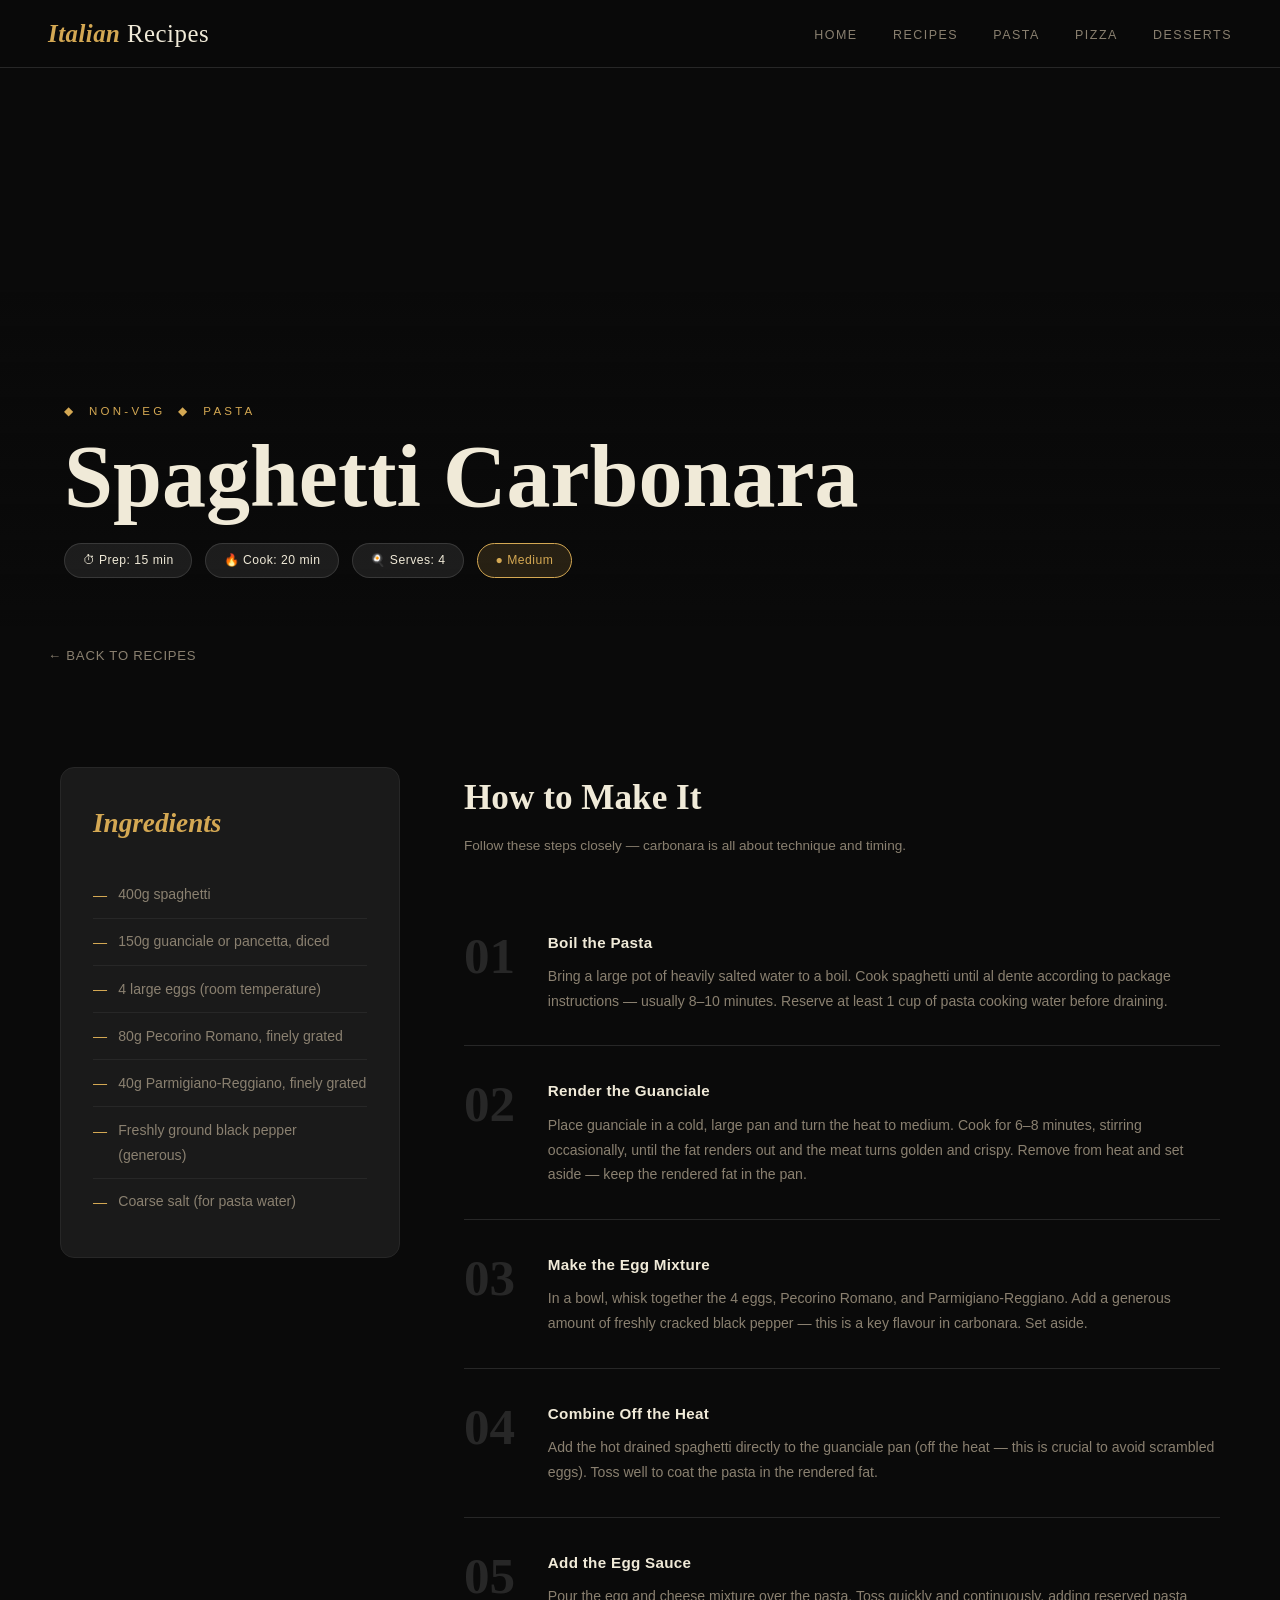
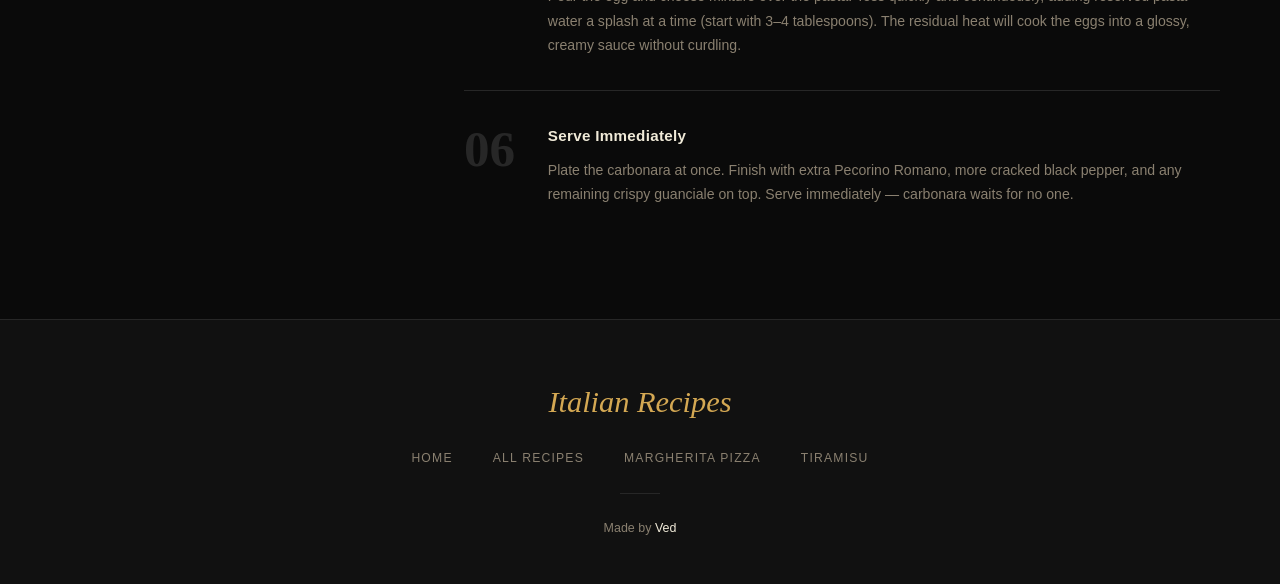
<file: recipe1.html>
<!DOCTYPE html>
<html>
    <head>
    <title>Spaghetti Carbonara — Italian Recipes</title>
    <link rel="stylesheet" href="css/styles.css">
    </head>
    <body>

        <nav class="navbar">
            <a href="index.html" class="nav-logo">Italian <span>Recipes</span></a>
            <ul class="nav-links">
            <li><a href="index.html">Home</a></li>
            <li><a href="index.html#recipes">Recipes</a></li>
            <li><a href="recipe1.html">Pasta</a></li>
            <li><a href="recipe2.html">Pizza</a></li>
            <li><a href="recipe3.html">Desserts</a></li>
            </ul>
        </nav>

        <header class="recipe-hero">
            <div class="recipe-hero-bg" style="background-image: url('https://images.unsplash.com/photo-1612874742237-6526221588e3?w=1600&auto=format&fit=crop');"></div>
            <div class="recipe-hero-overlay"></div>
            <div class="recipe-hero-content">
            <p class="recipe-eyebrow">&#9670;&nbsp; Non-Veg &nbsp;&#9670;&nbsp; Pasta</p>
            <h1 class="recipe-hero-title">Spaghetti Carbonara</h1>
            <div class="recipe-meta-row">
                <span class="meta-pill">&#9201; Prep: 15 min</span>
                <span class="meta-pill">&#128293; Cook: 20 min</span>
                <span class="meta-pill">&#127859; Serves: 4</span>
                <span class="meta-pill pill-gold">&#9679; Medium</span>
            </div>
            </div>
        </header>

        <a href="index.html" class="back-link">&larr; Back to Recipes</a>

        <section class="recipe-content">
            <div class="container">
            <div class="recipe-layout">

                <aside class="ingredients-box">
                <h2>Ingredients</h2>
                <ul>
                    <li>400g spaghetti</li>
                    <li>150g guanciale or pancetta, diced</li>
                    <li>4 large eggs (room temperature)</li>
                    <li>80g Pecorino Romano, finely grated</li>
                    <li>40g Parmigiano-Reggiano, finely grated</li>
                    <li>Freshly ground black pepper (generous)</li>
                    <li>Coarse salt (for pasta water)</li>
                </ul>
                </aside>

                <!-- INSTRUCTIONS -->
                <div class="instructions">
                <div class="instructions-header">
                    <h2>How to Make It</h2>
                    <p>Follow these steps closely — carbonara is all about technique and timing.</p>
                </div>

                <div class="step">
                    <div class="step-num">01</div>
                    <div class="step-body">
                    <h3>Boil the Pasta</h3>
                    <p>Bring a large pot of heavily salted water to a boil. Cook spaghetti until al dente according to package instructions — usually 8–10 minutes. Reserve at least 1 cup of pasta cooking water before draining.</p>
                    </div>
                </div>

                <div class="step">
                    <div class="step-num">02</div>
                    <div class="step-body">
                    <h3>Render the Guanciale</h3>
                    <p>Place guanciale in a cold, large pan and turn the heat to medium. Cook for 6–8 minutes, stirring occasionally, until the fat renders out and the meat turns golden and crispy. Remove from heat and set aside — keep the rendered fat in the pan.</p>
                    </div>
                </div>

                <div class="step">
                    <div class="step-num">03</div>
                    <div class="step-body">
                    <h3>Make the Egg Mixture</h3>
                    <p>In a bowl, whisk together the 4 eggs, Pecorino Romano, and Parmigiano-Reggiano. Add a generous amount of freshly cracked black pepper — this is a key flavour in carbonara. Set aside.</p>
                    </div>
                </div>

                <div class="step">
                    <div class="step-num">04</div>
                    <div class="step-body">
                    <h3>Combine Off the Heat</h3>
                    <p>Add the hot drained spaghetti directly to the guanciale pan (off the heat — this is crucial to avoid scrambled eggs). Toss well to coat the pasta in the rendered fat.</p>
                    </div>
                </div>

                <div class="step">
                    <div class="step-num">05</div>
                    <div class="step-body">
                    <h3>Add the Egg Sauce</h3>
                    <p>Pour the egg and cheese mixture over the pasta. Toss quickly and continuously, adding reserved pasta water a splash at a time (start with 3–4 tablespoons). The residual heat will cook the eggs into a glossy, creamy sauce without curdling.</p>
                    </div>
                </div>

                <div class="step">
                    <div class="step-num">06</div>
                    <div class="step-body">
                    <h3>Serve Immediately</h3>
                    <p>Plate the carbonara at once. Finish with extra Pecorino Romano, more cracked black pepper, and any remaining crispy guanciale on top. Serve immediately — carbonara waits for no one.</p>
                    </div>
                </div>

                </div>
            </div>
            </div>
        </section>

        <footer>
            <div class="footer-logo">Italian Recipes</div>
            <div class="footer-links">
            <a href="index.html">Home</a>
            <a href="index.html#recipes">All Recipes</a>
            <a href="recipe2.html">Margherita Pizza</a>
            <a href="recipe3.html">Tiramisu</a>
            </div>
            <div class="footer-divider"></div>
            <p>Made by <strong>Ved</strong></p>
        </footer>
    </body>
</html>
</file>
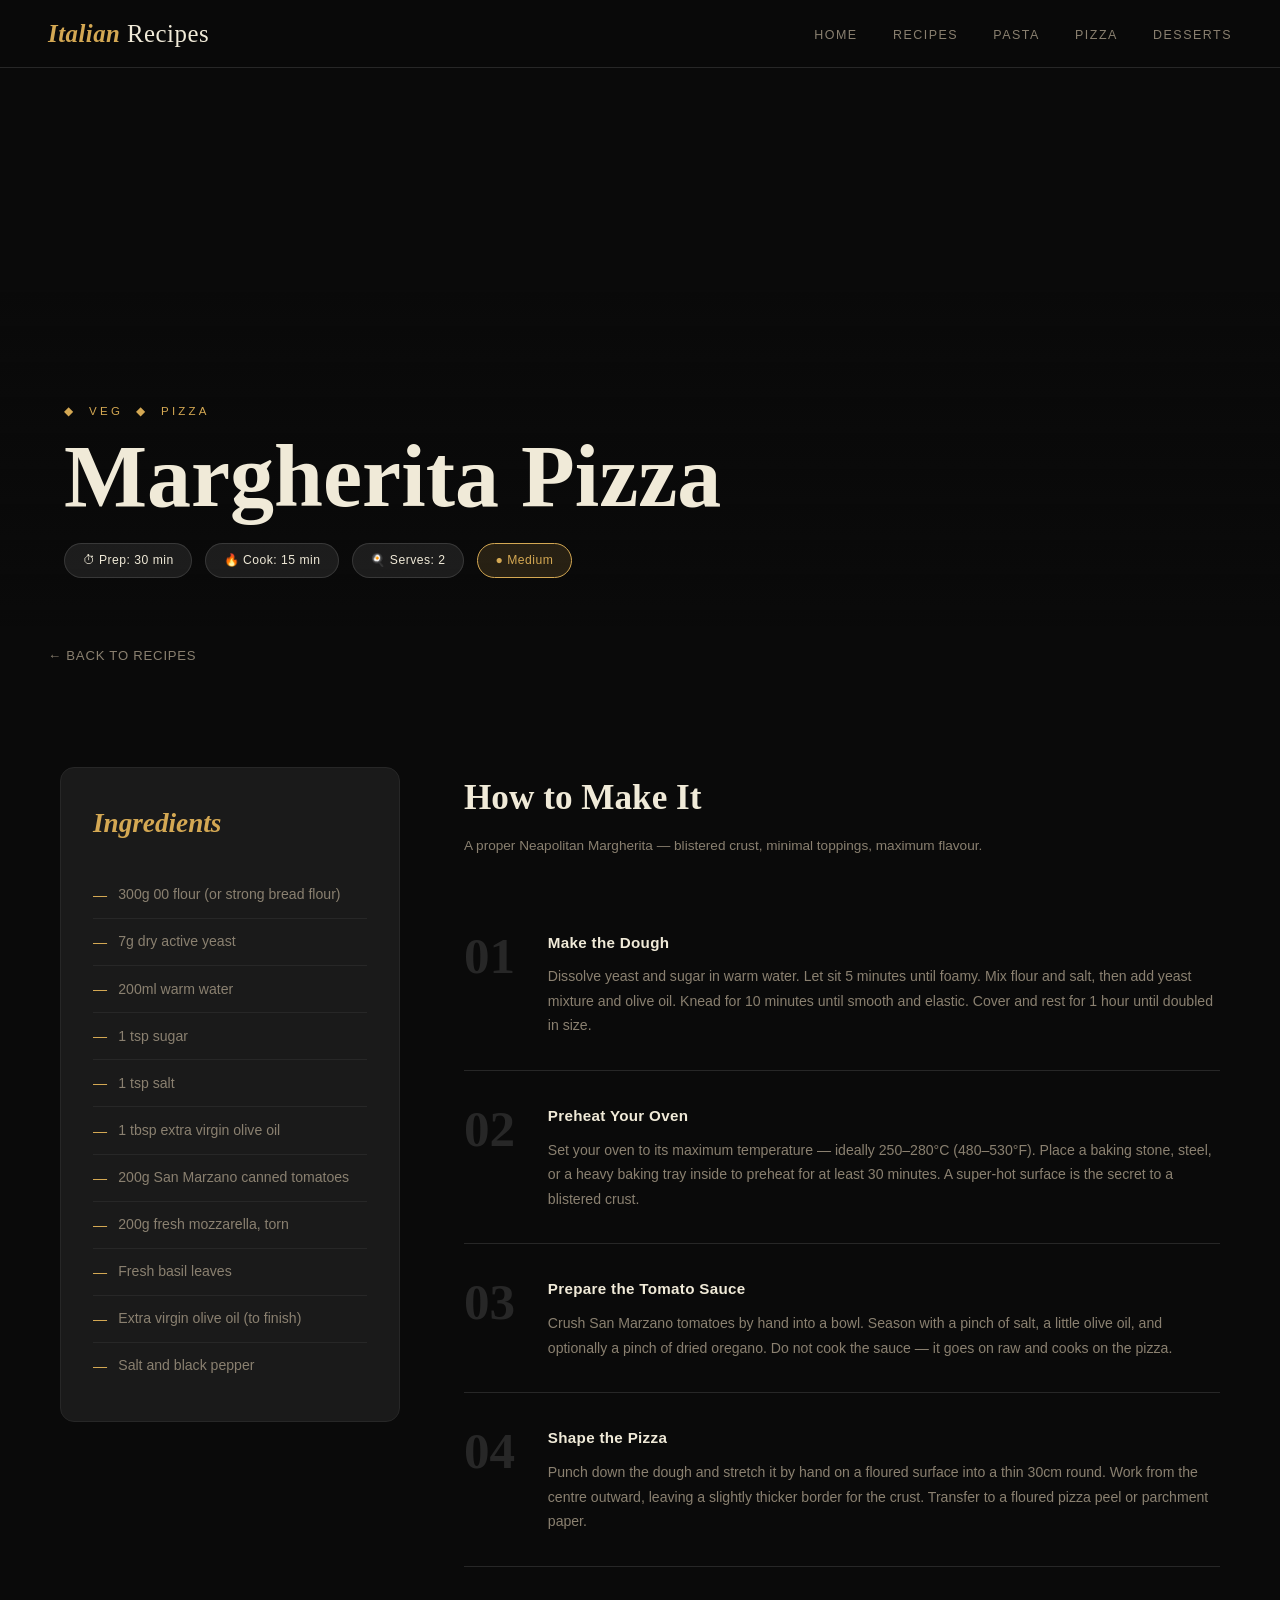
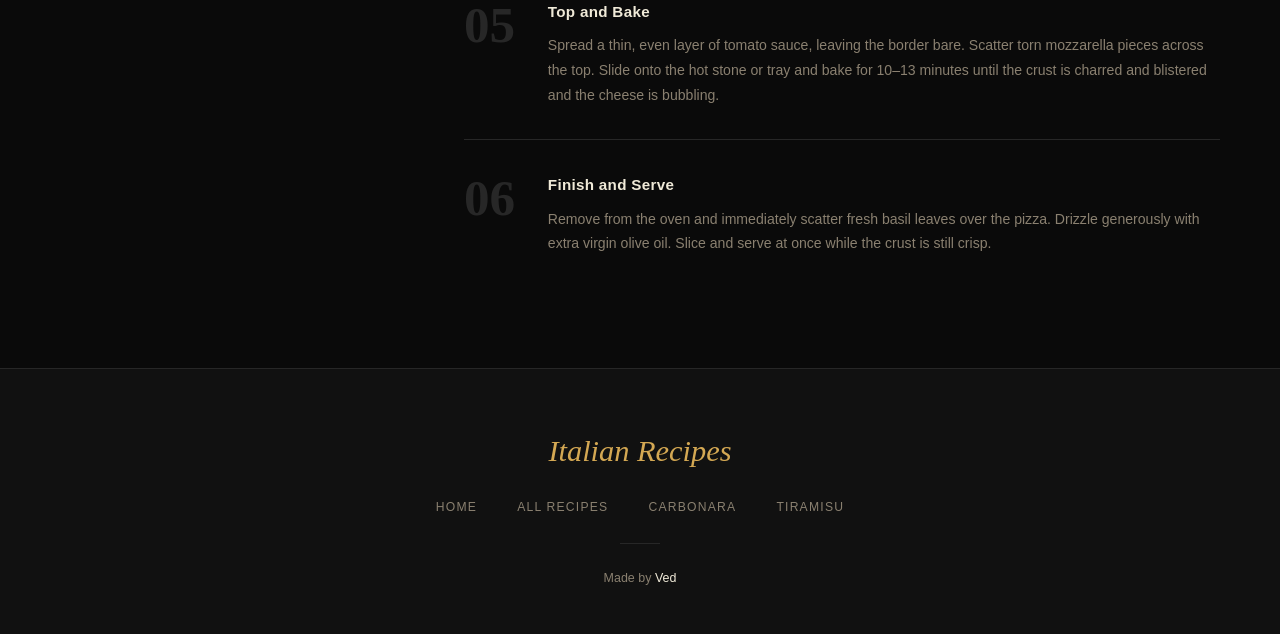
<file: recipe2.html>
<!DOCTYPE html>
<html>
    <head>
        <title>Margherita Pizza — Italian Recipes</title>
        <link rel="stylesheet" href="css/styles.css">
    </head>

    <body>

        <nav class="navbar">
            <a href="index.html" class="nav-logo">Italian <span>Recipes</span></a>
            <ul class="nav-links">
            <li><a href="index.html">Home</a></li>
            <li><a href="index.html#recipes">Recipes</a></li>
            <li><a href="recipe1.html">Pasta</a></li>
            <li><a href="recipe2.html">Pizza</a></li>
            <li><a href="recipe3.html">Desserts</a></li>
            </ul>
        </nav>

        <header class="recipe-hero">
            <div class="recipe-hero-bg" style="background-image: url('https://images.unsplash.com/photo-1565299624946-b28f40a0ae38?w=1600&auto=format&fit=crop');"></div>
            <div class="recipe-hero-overlay"></div>
            <div class="recipe-hero-content">
            <p class="recipe-eyebrow">&#9670;&nbsp; Veg &nbsp;&#9670;&nbsp; Pizza</p>
            <h1 class="recipe-hero-title">Margherita Pizza</h1>
            <div class="recipe-meta-row">
                <span class="meta-pill">&#9201; Prep: 30 min</span>
                <span class="meta-pill">&#128293; Cook: 15 min</span>
                <span class="meta-pill">&#127859; Serves: 2</span>
                <span class="meta-pill pill-gold">&#9679; Medium</span>
            </div>
            </div>
        </header>

        <a href="index.html" class="back-link">&larr; Back to Recipes</a>

        <section class="recipe-content">
            <div class="container">
            <div class="recipe-layout">

                <aside class="ingredients-box">
                <h2>Ingredients</h2>
                <ul>
                    <li>300g 00 flour (or strong bread flour)</li>
                    <li>7g dry active yeast</li>
                    <li>200ml warm water</li>
                    <li>1 tsp sugar</li>
                    <li>1 tsp salt</li>
                    <li>1 tbsp extra virgin olive oil</li>
                    <li>200g San Marzano canned tomatoes</li>
                    <li>200g fresh mozzarella, torn</li>
                    <li>Fresh basil leaves</li>
                    <li>Extra virgin olive oil (to finish)</li>
                    <li>Salt and black pepper</li>
                </ul>
                </aside>

                <div class="instructions">
                <div class="instructions-header">
                    <h2>How to Make It</h2>
                    <p>A proper Neapolitan Margherita — blistered crust, minimal toppings, maximum flavour.</p>
                </div>

                <div class="step">
                    <div class="step-num">01</div>
                    <div class="step-body">
                    <h3>Make the Dough</h3>
                    <p>Dissolve yeast and sugar in warm water. Let sit 5 minutes until foamy. Mix flour and salt, then add yeast mixture and olive oil. Knead for 10 minutes until smooth and elastic. Cover and rest for 1 hour until doubled in size.</p>
                    </div>
                </div>

                <div class="step">
                    <div class="step-num">02</div>
                    <div class="step-body">
                    <h3>Preheat Your Oven</h3>
                    <p>Set your oven to its maximum temperature — ideally 250–280°C (480–530°F). Place a baking stone, steel, or a heavy baking tray inside to preheat for at least 30 minutes. A super-hot surface is the secret to a blistered crust.</p>
                    </div>
                </div>

                <div class="step">
                    <div class="step-num">03</div>
                    <div class="step-body">
                    <h3>Prepare the Tomato Sauce</h3>
                    <p>Crush San Marzano tomatoes by hand into a bowl. Season with a pinch of salt, a little olive oil, and optionally a pinch of dried oregano. Do not cook the sauce — it goes on raw and cooks on the pizza.</p>
                    </div>
                </div>

                <div class="step">
                    <div class="step-num">04</div>
                    <div class="step-body">
                    <h3>Shape the Pizza</h3>
                    <p>Punch down the dough and stretch it by hand on a floured surface into a thin 30cm round. Work from the centre outward, leaving a slightly thicker border for the crust. Transfer to a floured pizza peel or parchment paper.</p>
                    </div>
                </div>

                <div class="step">
                    <div class="step-num">05</div>
                    <div class="step-body">
                    <h3>Top and Bake</h3>
                    <p>Spread a thin, even layer of tomato sauce, leaving the border bare. Scatter torn mozzarella pieces across the top. Slide onto the hot stone or tray and bake for 10–13 minutes until the crust is charred and blistered and the cheese is bubbling.</p>
                    </div>
                </div>

                <div class="step">
                    <div class="step-num">06</div>
                    <div class="step-body">
                    <h3>Finish and Serve</h3>
                    <p>Remove from the oven and immediately scatter fresh basil leaves over the pizza. Drizzle generously with extra virgin olive oil. Slice and serve at once while the crust is still crisp.</p>
                    </div>
                </div>

                </div>
            </div>
            </div>
        </section>

        <footer>
            <div class="footer-logo">Italian Recipes</div>
            <div class="footer-links">
            <a href="index.html">Home</a>
            <a href="index.html#recipes">All Recipes</a>
            <a href="recipe1.html">Carbonara</a>
            <a href="recipe3.html">Tiramisu</a>
            </div>
            <div class="footer-divider"></div>
            <p>Made by <strong>Ved</strong></p>
        </footer>

    </body>
</html>
</file>
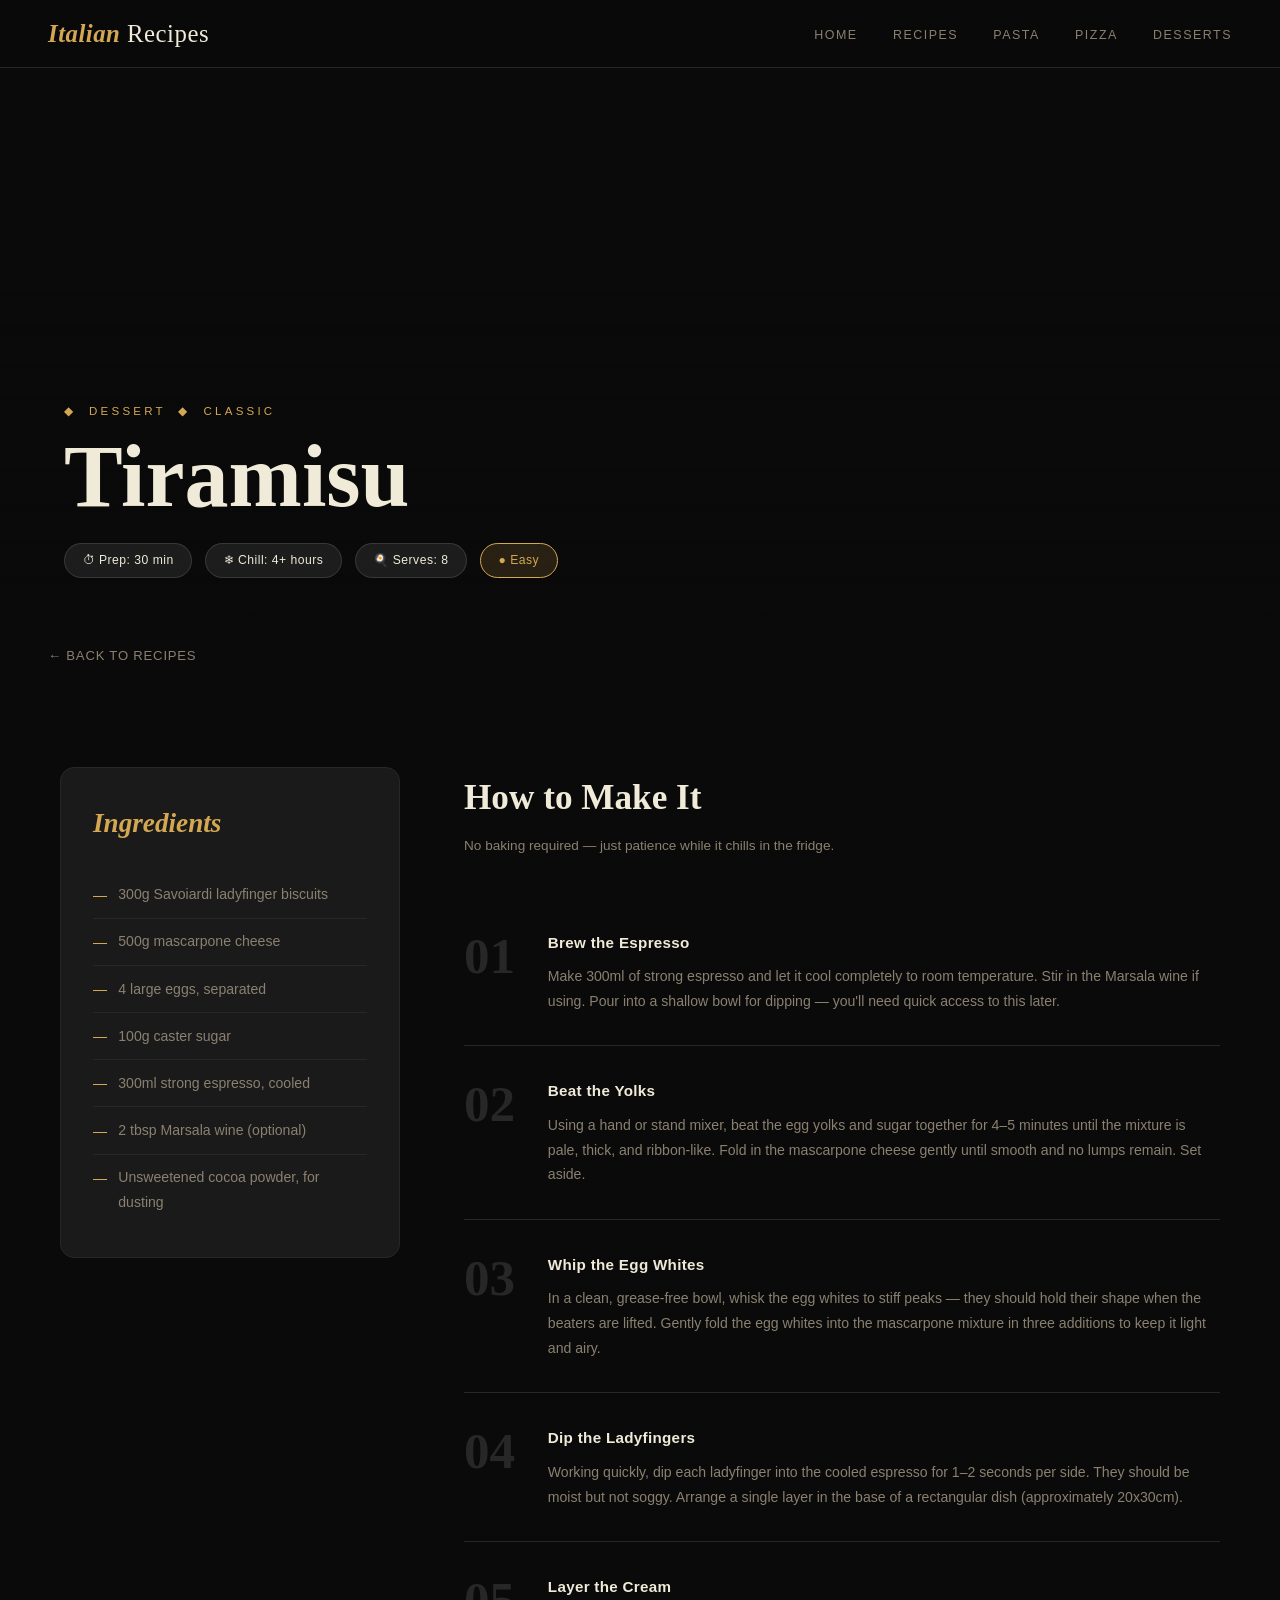
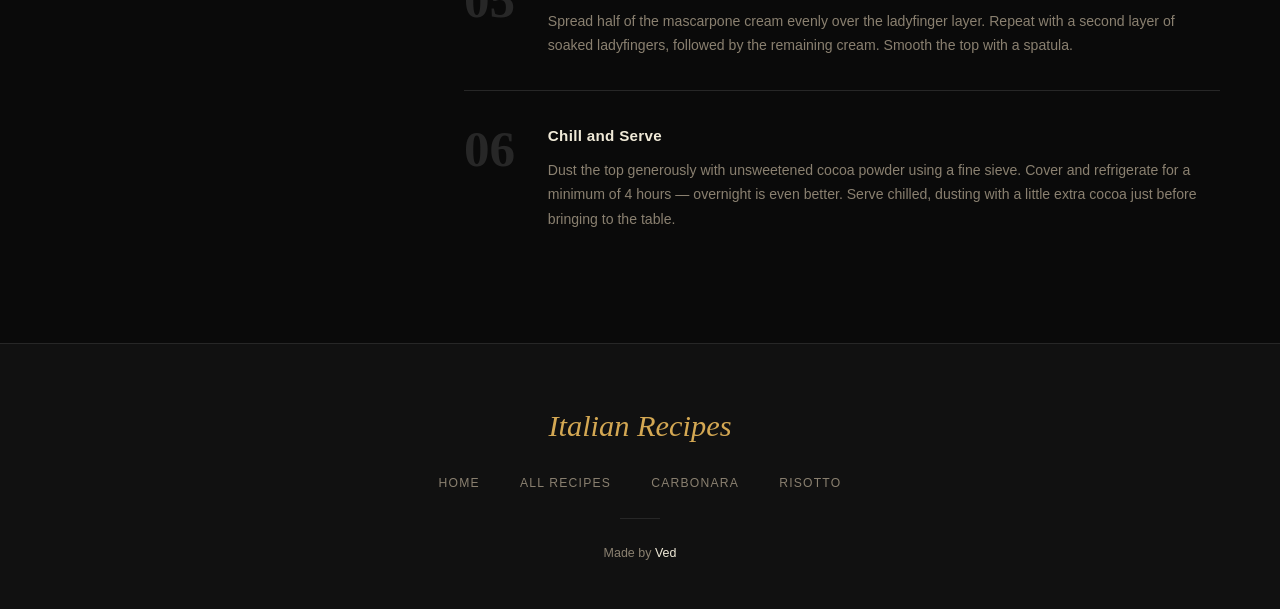
<file: recipe3.html>
<!DOCTYPE html>
    <html>
        <head>
            <title>Tiramisu — Italian Recipes</title>
            <link rel="stylesheet" href="css/styles.css">
        </head>
        <body>

            <nav class="navbar">
                <a href="index.html" class="nav-logo">Italian <span>Recipes</span></a>
                <ul class="nav-links">
                <li><a href="index.html">Home</a></li>
                <li><a href="index.html#recipes">Recipes</a></li>
                <li><a href="recipe1.html">Pasta</a></li>
                <li><a href="recipe2.html">Pizza</a></li>
                <li><a href="recipe3.html">Desserts</a></li>
                </ul>
            </nav>

            <header class="recipe-hero">
                <div class="recipe-hero-bg" style="background-image: url('https://images.unsplash.com/photo-1571877227200-a0d98ea607e9?w=1600&auto=format&fit=crop');"></div>
                <div class="recipe-hero-overlay"></div>
                <div class="recipe-hero-content">
                <p class="recipe-eyebrow">&#9670;&nbsp; Dessert &nbsp;&#9670;&nbsp; Classic</p>
                <h1 class="recipe-hero-title">Tiramisu</h1>
                <div class="recipe-meta-row">
                    <span class="meta-pill">&#9201; Prep: 30 min</span>
                    <span class="meta-pill">&#10052; Chill: 4+ hours</span>
                    <span class="meta-pill">&#127859; Serves: 8</span>
                    <span class="meta-pill pill-gold">&#9679; Easy</span>
                </div>
                </div>
            </header>

            <a href="index.html" class="back-link">&larr; Back to Recipes</a>

            <section class="recipe-content">
                <div class="container">
                <div class="recipe-layout">

                    <aside class="ingredients-box">
                    <h2>Ingredients</h2>
                    <ul>
                        <li>300g Savoiardi ladyfinger biscuits</li>
                        <li>500g mascarpone cheese</li>
                        <li>4 large eggs, separated</li>
                        <li>100g caster sugar</li>
                        <li>300ml strong espresso, cooled</li>
                        <li>2 tbsp Marsala wine (optional)</li>
                        <li>Unsweetened cocoa powder, for dusting</li>
                    </ul>
                    </aside>

                    <div class="instructions">
                    <div class="instructions-header">
                        <h2>How to Make It</h2>
                        <p>No baking required — just patience while it chills in the fridge.</p>
                    </div>

                    <div class="step">
                        <div class="step-num">01</div>
                        <div class="step-body">
                        <h3>Brew the Espresso</h3>
                        <p>Make 300ml of strong espresso and let it cool completely to room temperature. Stir in the Marsala wine if using. Pour into a shallow bowl for dipping — you'll need quick access to this later.</p>
                        </div>
                    </div>

                    <div class="step">
                        <div class="step-num">02</div>
                        <div class="step-body">
                        <h3>Beat the Yolks</h3>
                        <p>Using a hand or stand mixer, beat the egg yolks and sugar together for 4–5 minutes until the mixture is pale, thick, and ribbon-like. Fold in the mascarpone cheese gently until smooth and no lumps remain. Set aside.</p>
                        </div>
                    </div>

                    <div class="step">
                        <div class="step-num">03</div>
                        <div class="step-body">
                        <h3>Whip the Egg Whites</h3>
                        <p>In a clean, grease-free bowl, whisk the egg whites to stiff peaks — they should hold their shape when the beaters are lifted. Gently fold the egg whites into the mascarpone mixture in three additions to keep it light and airy.</p>
                        </div>
                    </div>

                    <div class="step">
                        <div class="step-num">04</div>
                        <div class="step-body">
                        <h3>Dip the Ladyfingers</h3>
                        <p>Working quickly, dip each ladyfinger into the cooled espresso for 1–2 seconds per side. They should be moist but not soggy. Arrange a single layer in the base of a rectangular dish (approximately 20x30cm).</p>
                        </div>
                    </div>

                    <div class="step">
                        <div class="step-num">05</div>
                        <div class="step-body">
                        <h3>Layer the Cream</h3>
                        <p>Spread half of the mascarpone cream evenly over the ladyfinger layer. Repeat with a second layer of soaked ladyfingers, followed by the remaining cream. Smooth the top with a spatula.</p>
                        </div>
                    </div>

                    <div class="step">
                        <div class="step-num">06</div>
                        <div class="step-body">
                        <h3>Chill and Serve</h3>
                        <p>Dust the top generously with unsweetened cocoa powder using a fine sieve. Cover and refrigerate for a minimum of 4 hours — overnight is even better. Serve chilled, dusting with a little extra cocoa just before bringing to the table.</p>
                        </div>
                    </div>

                    </div>
                </div>
                </div>
            </section>

            <footer>
                <div class="footer-logo">Italian Recipes</div>
                <div class="footer-links">
                <a href="index.html">Home</a>
                <a href="index.html#recipes">All Recipes</a>
                <a href="recipe1.html">Carbonara</a>
                <a href="recipe4.html">Risotto</a>
                </div>
                <div class="footer-divider"></div>
                <p>Made by <strong>Ved</strong></p>
            </footer>

        </body>
    </html>
</file>
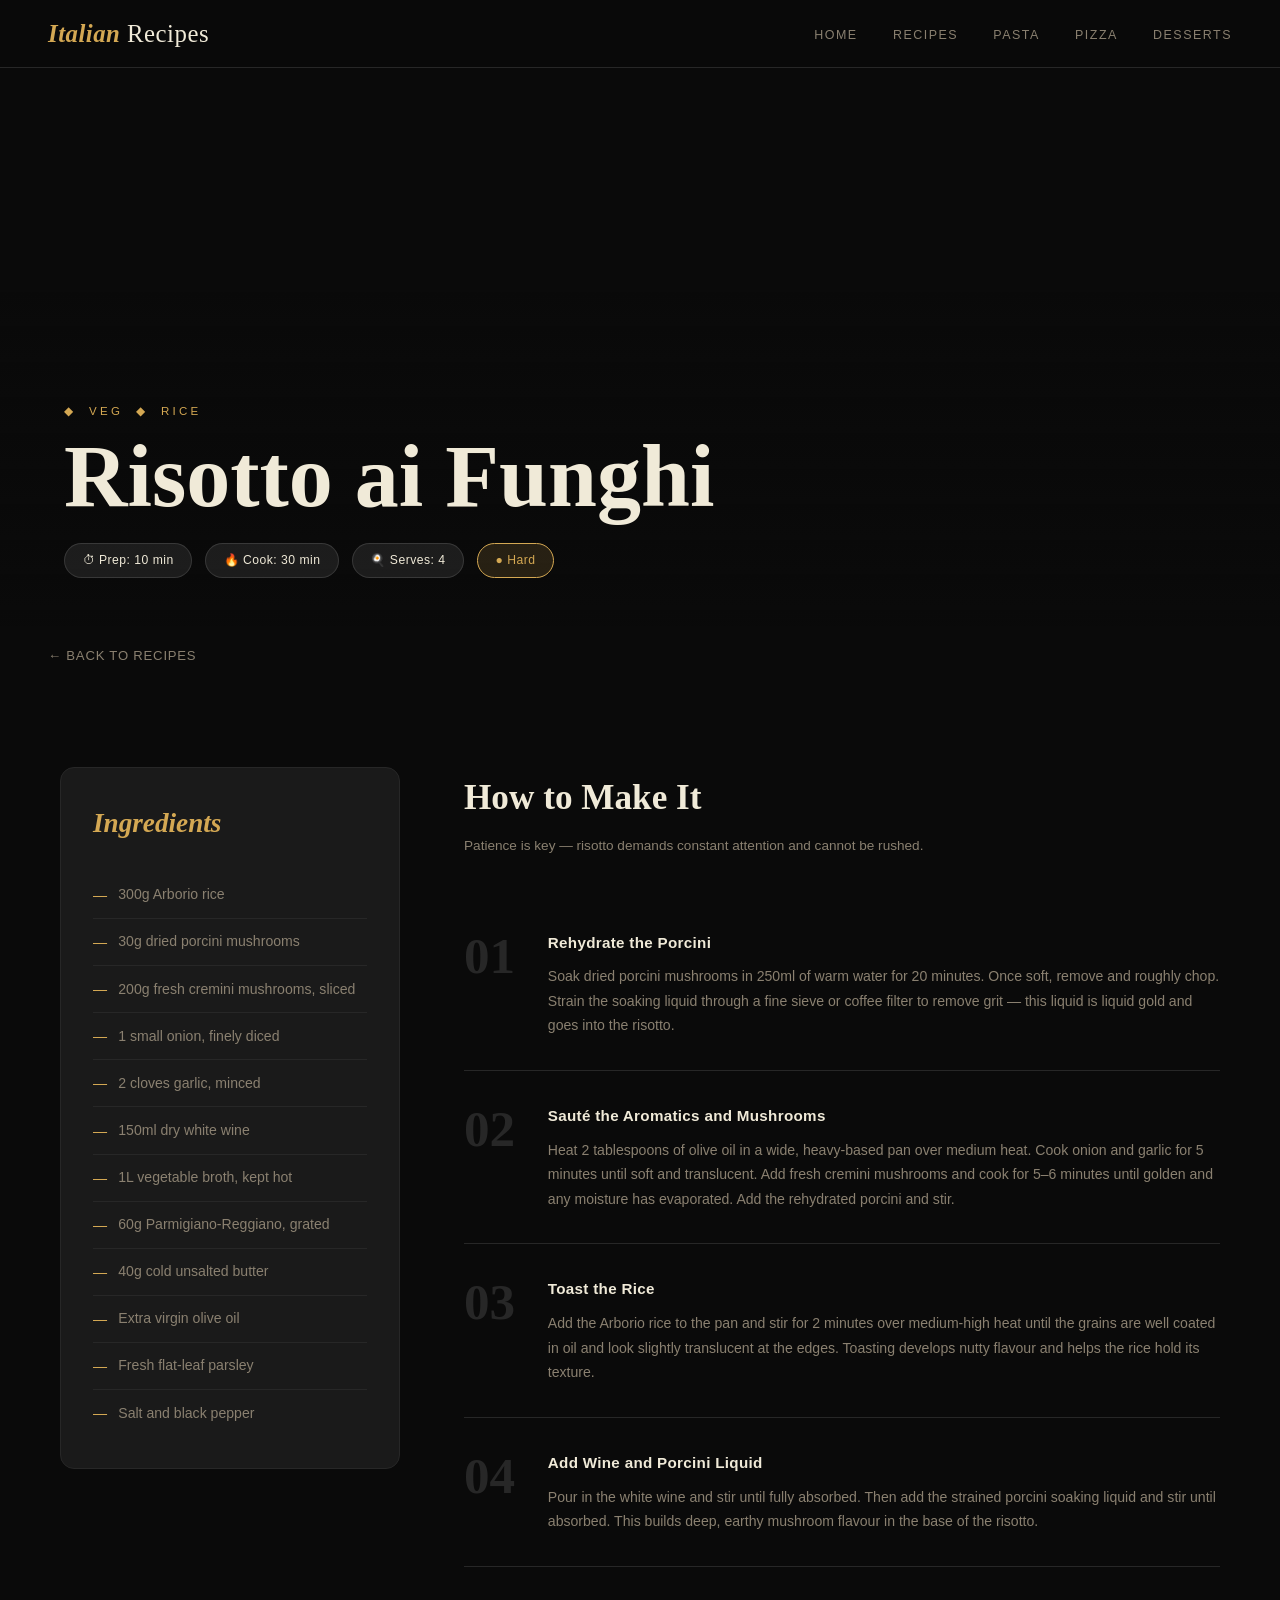
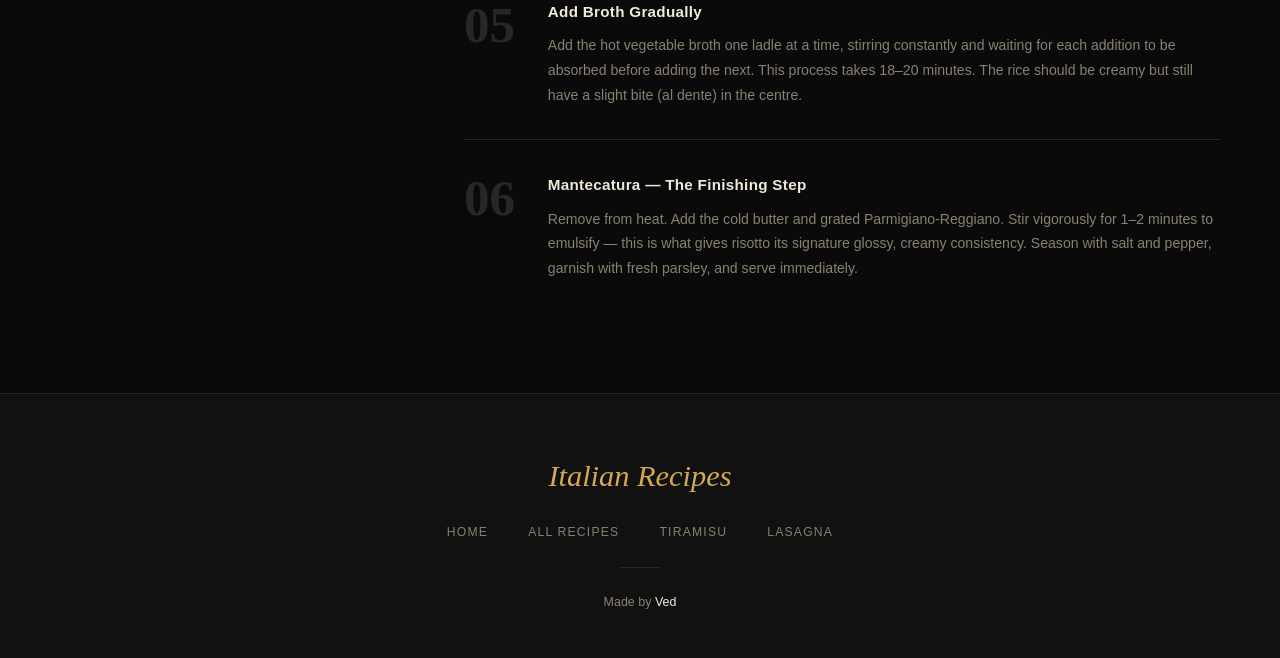
<file: recipe4.html>
<!DOCTYPE html>
<html>
    <head>
      <title>Risotto ai Funghi — Italian Recipes</title>
      <link rel="stylesheet" href="css/styles.css">
    </head>
    <body>

      <nav class="navbar">
        <a href="index.html" class="nav-logo">Italian <span>Recipes</span></a>
        <ul class="nav-links">
          <li><a href="index.html">Home</a></li>
          <li><a href="index.html#recipes">Recipes</a></li>
          <li><a href="recipe1.html">Pasta</a></li>
          <li><a href="recipe2.html">Pizza</a></li>
          <li><a href="recipe3.html">Desserts</a></li>
        </ul>
      </nav>

      <header class="recipe-hero">
        <div class="recipe-hero-bg" style="background-image: url('https://images.unsplash.com/photo-1476124369491-e7addf5db371?w=1600&auto=format&fit=crop');"></div>
        <div class="recipe-hero-overlay"></div>
        <div class="recipe-hero-content">
          <p class="recipe-eyebrow">&#9670;&nbsp; Veg &nbsp;&#9670;&nbsp; Rice</p>
          <h1 class="recipe-hero-title">Risotto ai Funghi</h1>
          <div class="recipe-meta-row">
            <span class="meta-pill">&#9201; Prep: 10 min</span>
            <span class="meta-pill">&#128293; Cook: 30 min</span>
            <span class="meta-pill">&#127859; Serves: 4</span>
            <span class="meta-pill pill-gold">&#9679; Hard</span>
          </div>
        </div>
      </header>

      <a href="index.html" class="back-link">&larr; Back to Recipes</a>

      <section class="recipe-content">
        <div class="container">
          <div class="recipe-layout">

            <aside class="ingredients-box">
              <h2>Ingredients</h2>
              <ul>
                <li>300g Arborio rice</li>
                <li>30g dried porcini mushrooms</li>
                <li>200g fresh cremini mushrooms, sliced</li>
                <li>1 small onion, finely diced</li>
                <li>2 cloves garlic, minced</li>
                <li>150ml dry white wine</li>
                <li>1L vegetable broth, kept hot</li>
                <li>60g Parmigiano-Reggiano, grated</li>
                <li>40g cold unsalted butter</li>
                <li>Extra virgin olive oil</li>
                <li>Fresh flat-leaf parsley</li>
                <li>Salt and black pepper</li>
              </ul>
            </aside>

            <div class="instructions">
              <div class="instructions-header">
                <h2>How to Make It</h2>
                <p>Patience is key — risotto demands constant attention and cannot be rushed.</p>
              </div>

              <div class="step">
                <div class="step-num">01</div>
                <div class="step-body">
                  <h3>Rehydrate the Porcini</h3>
                  <p>Soak dried porcini mushrooms in 250ml of warm water for 20 minutes. Once soft, remove and roughly chop. Strain the soaking liquid through a fine sieve or coffee filter to remove grit — this liquid is liquid gold and goes into the risotto.</p>
                </div>
              </div>

              <div class="step">
                <div class="step-num">02</div>
                <div class="step-body">
                  <h3>Sauté the Aromatics and Mushrooms</h3>
                  <p>Heat 2 tablespoons of olive oil in a wide, heavy-based pan over medium heat. Cook onion and garlic for 5 minutes until soft and translucent. Add fresh cremini mushrooms and cook for 5–6 minutes until golden and any moisture has evaporated. Add the rehydrated porcini and stir.</p>
                </div>
              </div>

              <div class="step">
                <div class="step-num">03</div>
                <div class="step-body">
                  <h3>Toast the Rice</h3>
                  <p>Add the Arborio rice to the pan and stir for 2 minutes over medium-high heat until the grains are well coated in oil and look slightly translucent at the edges. Toasting develops nutty flavour and helps the rice hold its texture.</p>
                </div>
              </div>

              <div class="step">
                <div class="step-num">04</div>
                <div class="step-body">
                  <h3>Add Wine and Porcini Liquid</h3>
                  <p>Pour in the white wine and stir until fully absorbed. Then add the strained porcini soaking liquid and stir until absorbed. This builds deep, earthy mushroom flavour in the base of the risotto.</p>
                </div>
              </div>

              <div class="step">
                <div class="step-num">05</div>
                <div class="step-body">
                  <h3>Add Broth Gradually</h3>
                  <p>Add the hot vegetable broth one ladle at a time, stirring constantly and waiting for each addition to be absorbed before adding the next. This process takes 18–20 minutes. The rice should be creamy but still have a slight bite (al dente) in the centre.</p>
                </div>
              </div>

              <div class="step">
                <div class="step-num">06</div>
                <div class="step-body">
                  <h3>Mantecatura — The Finishing Step</h3>
                  <p>Remove from heat. Add the cold butter and grated Parmigiano-Reggiano. Stir vigorously for 1–2 minutes to emulsify — this is what gives risotto its signature glossy, creamy consistency. Season with salt and pepper, garnish with fresh parsley, and serve immediately.</p>
                </div>
              </div>

            </div>
          </div>
        </div>
      </section>

      <footer>
        <div class="footer-logo">Italian Recipes</div>
        <div class="footer-links">
          <a href="index.html">Home</a>
          <a href="index.html#recipes">All Recipes</a>
          <a href="recipe3.html">Tiramisu</a>
          <a href="recipe5.html">Lasagna</a>
        </div>
        <div class="footer-divider"></div>
        <p>Made by <strong>Ved</strong></p>
      </footer>

    </body>
</html>
</file>
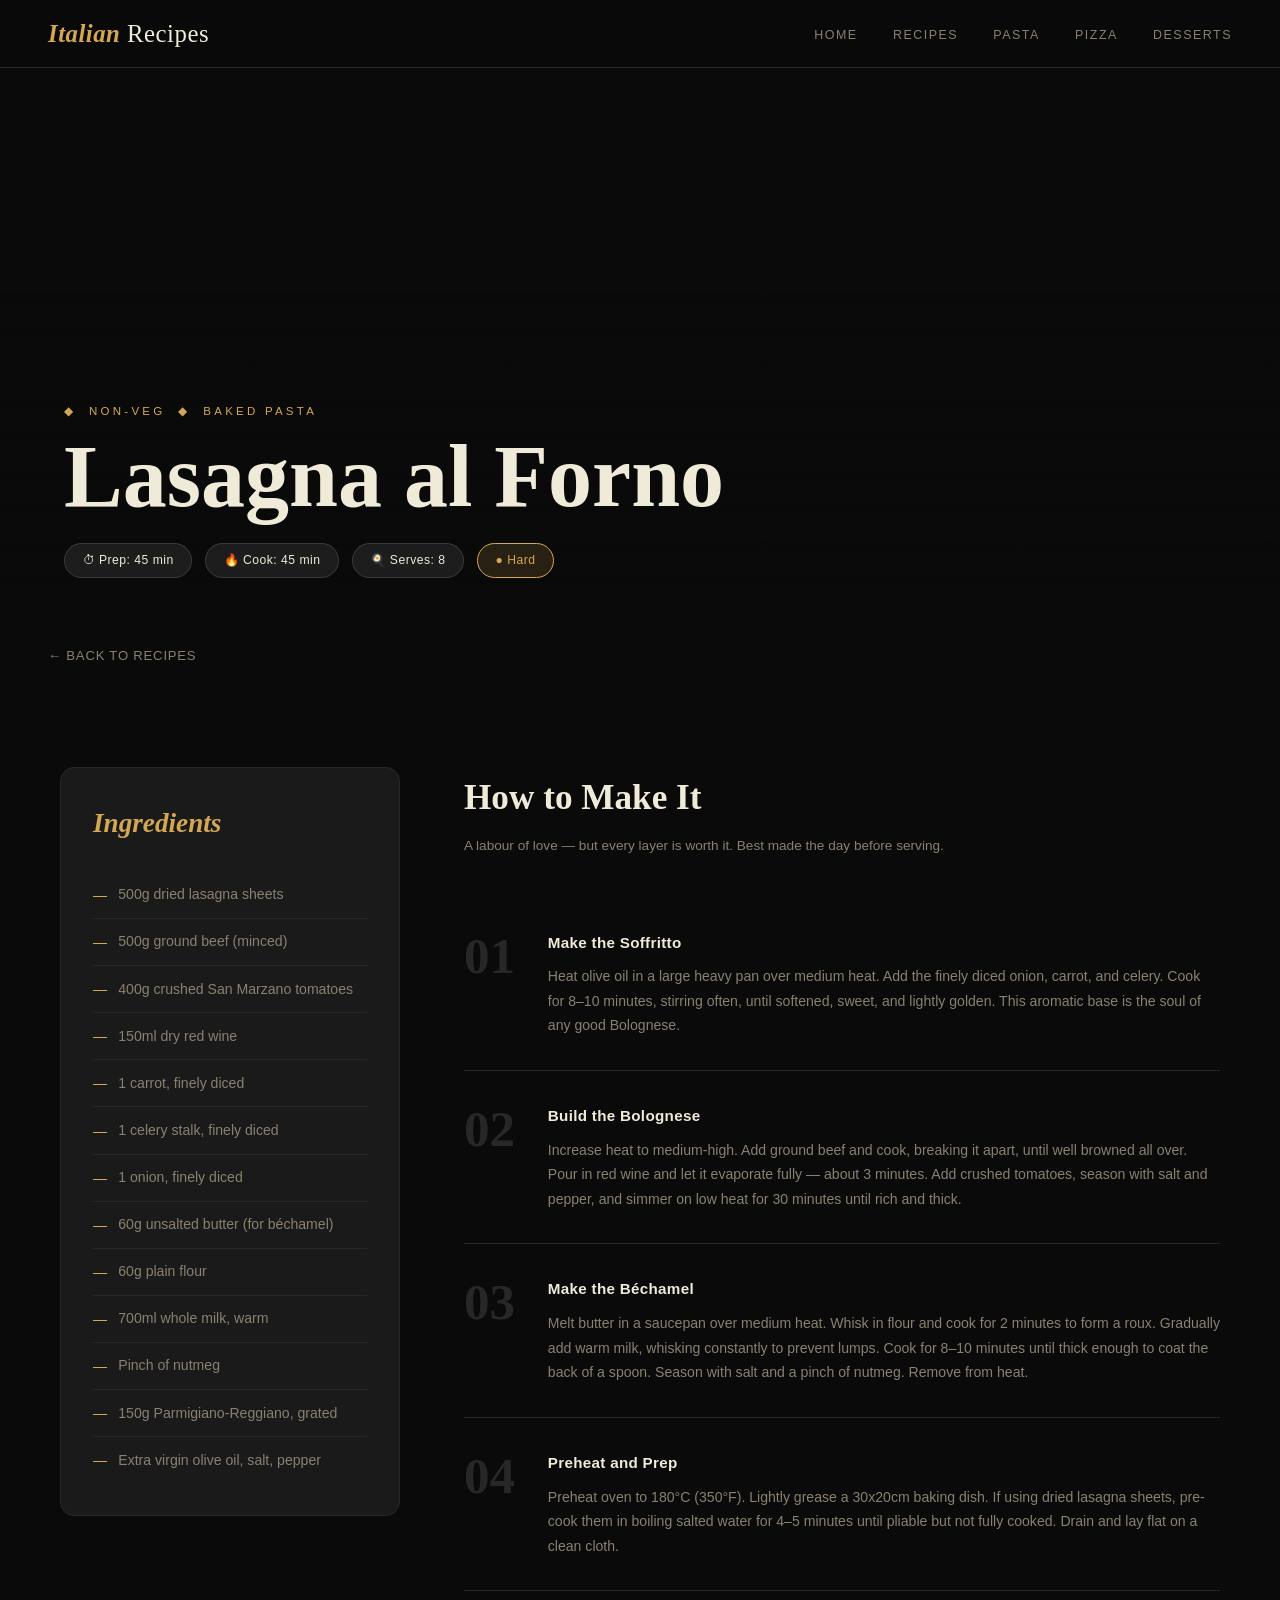
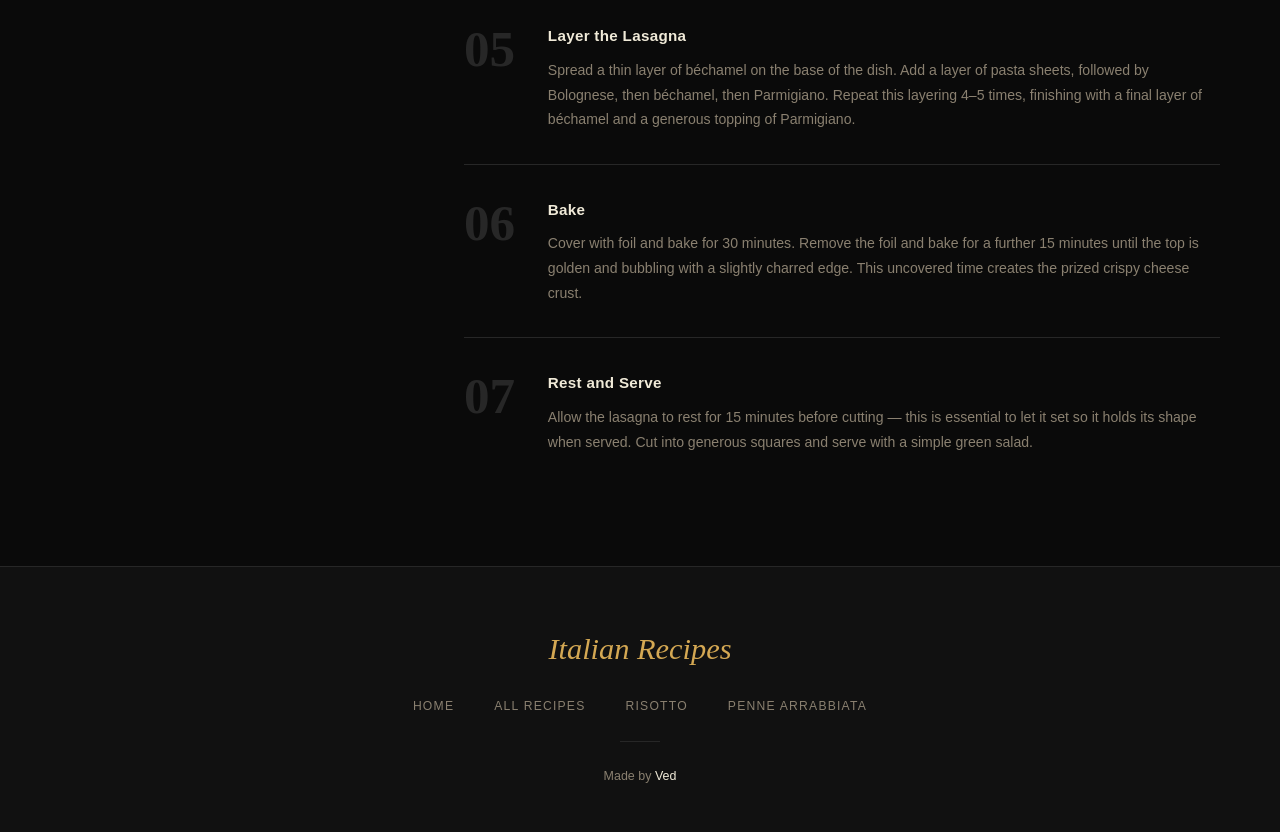
<file: recipe5.html>
<!DOCTYPE html>
<html>
    <head>
        <title>Lasagna al Forno — Italian Recipes</title>
        <link rel="stylesheet" href="css/styles.css">
    </head>

    <body>

        <nav class="navbar">
            <a href="index.html" class="nav-logo">Italian <span>Recipes</span></a>
            <ul class="nav-links">
            <li><a href="index.html">Home</a></li>
            <li><a href="index.html#recipes">Recipes</a></li>
            <li><a href="recipe1.html">Pasta</a></li>
            <li><a href="recipe2.html">Pizza</a></li>
            <li><a href="recipe3.html">Desserts</a></li>
            </ul>
        </nav>

        <header class="recipe-hero">
            <div class="recipe-hero-bg" style="background-image: url('https://images.unsplash.com/photo-1574894709920-11b28e7367e3?w=1600&auto=format&fit=crop');"></div>
            <div class="recipe-hero-overlay"></div>
            <div class="recipe-hero-content">
            <p class="recipe-eyebrow">&#9670;&nbsp; Non-Veg &nbsp;&#9670;&nbsp; Baked Pasta</p>
            <h1 class="recipe-hero-title">Lasagna al Forno</h1>
            <div class="recipe-meta-row">
                <span class="meta-pill">&#9201; Prep: 45 min</span>
                <span class="meta-pill">&#128293; Cook: 45 min</span>
                <span class="meta-pill">&#127859; Serves: 8</span>
                <span class="meta-pill pill-gold">&#9679; Hard</span>
            </div>
            </div>
        </header>

        <a href="index.html" class="back-link">&larr; Back to Recipes</a>

        <section class="recipe-content">
            <div class="container">
            <div class="recipe-layout">

                <aside class="ingredients-box">
                <h2>Ingredients</h2>
                <ul>
                    <li>500g dried lasagna sheets</li>
                    <li>500g ground beef (minced)</li>
                    <li>400g crushed San Marzano tomatoes</li>
                    <li>150ml dry red wine</li>
                    <li>1 carrot, finely diced</li>
                    <li>1 celery stalk, finely diced</li>
                    <li>1 onion, finely diced</li>
                    <li>60g unsalted butter (for béchamel)</li>
                    <li>60g plain flour</li>
                    <li>700ml whole milk, warm</li>
                    <li>Pinch of nutmeg</li>
                    <li>150g Parmigiano-Reggiano, grated</li>
                    <li>Extra virgin olive oil, salt, pepper</li>
                </ul>
                </aside>

                <div class="instructions">
                <div class="instructions-header">
                    <h2>How to Make It</h2>
                    <p>A labour of love — but every layer is worth it. Best made the day before serving.</p>
                </div>

                <div class="step">
                    <div class="step-num">01</div>
                    <div class="step-body">
                    <h3>Make the Soffritto</h3>
                    <p>Heat olive oil in a large heavy pan over medium heat. Add the finely diced onion, carrot, and celery. Cook for 8–10 minutes, stirring often, until softened, sweet, and lightly golden. This aromatic base is the soul of any good Bolognese.</p>
                    </div>
                </div>

                <div class="step">
                    <div class="step-num">02</div>
                    <div class="step-body">
                    <h3>Build the Bolognese</h3>
                    <p>Increase heat to medium-high. Add ground beef and cook, breaking it apart, until well browned all over. Pour in red wine and let it evaporate fully — about 3 minutes. Add crushed tomatoes, season with salt and pepper, and simmer on low heat for 30 minutes until rich and thick.</p>
                    </div>
                </div>

                <div class="step">
                    <div class="step-num">03</div>
                    <div class="step-body">
                    <h3>Make the Béchamel</h3>
                    <p>Melt butter in a saucepan over medium heat. Whisk in flour and cook for 2 minutes to form a roux. Gradually add warm milk, whisking constantly to prevent lumps. Cook for 8–10 minutes until thick enough to coat the back of a spoon. Season with salt and a pinch of nutmeg. Remove from heat.</p>
                    </div>
                </div>

                <div class="step">
                    <div class="step-num">04</div>
                    <div class="step-body">
                    <h3>Preheat and Prep</h3>
                    <p>Preheat oven to 180°C (350°F). Lightly grease a 30x20cm baking dish. If using dried lasagna sheets, pre-cook them in boiling salted water for 4–5 minutes until pliable but not fully cooked. Drain and lay flat on a clean cloth.</p>
                    </div>
                </div>

                <div class="step">
                    <div class="step-num">05</div>
                    <div class="step-body">
                    <h3>Layer the Lasagna</h3>
                    <p>Spread a thin layer of béchamel on the base of the dish. Add a layer of pasta sheets, followed by Bolognese, then béchamel, then Parmigiano. Repeat this layering 4–5 times, finishing with a final layer of béchamel and a generous topping of Parmigiano.</p>
                    </div>
                </div>

                <div class="step">
                    <div class="step-num">06</div>
                    <div class="step-body">
                    <h3>Bake</h3>
                    <p>Cover with foil and bake for 30 minutes. Remove the foil and bake for a further 15 minutes until the top is golden and bubbling with a slightly charred edge. This uncovered time creates the prized crispy cheese crust.</p>
                    </div>
                </div>

                <div class="step">
                    <div class="step-num">07</div>
                    <div class="step-body">
                    <h3>Rest and Serve</h3>
                    <p>Allow the lasagna to rest for 15 minutes before cutting — this is essential to let it set so it holds its shape when served. Cut into generous squares and serve with a simple green salad.</p>
                    </div>
                </div>

                </div>
            </div>
            </div>
        </section>

        <footer>
            <div class="footer-logo">Italian Recipes</div>
            <div class="footer-links">
            <a href="index.html">Home</a>
            <a href="index.html#recipes">All Recipes</a>
            <a href="recipe4.html">Risotto</a>
            <a href="recipe6.html">Penne Arrabbiata</a>
            </div>
            <div class="footer-divider"></div>
            <p>Made by <strong>Ved</strong></p>
        </footer>

    </body>
</html>
</file>
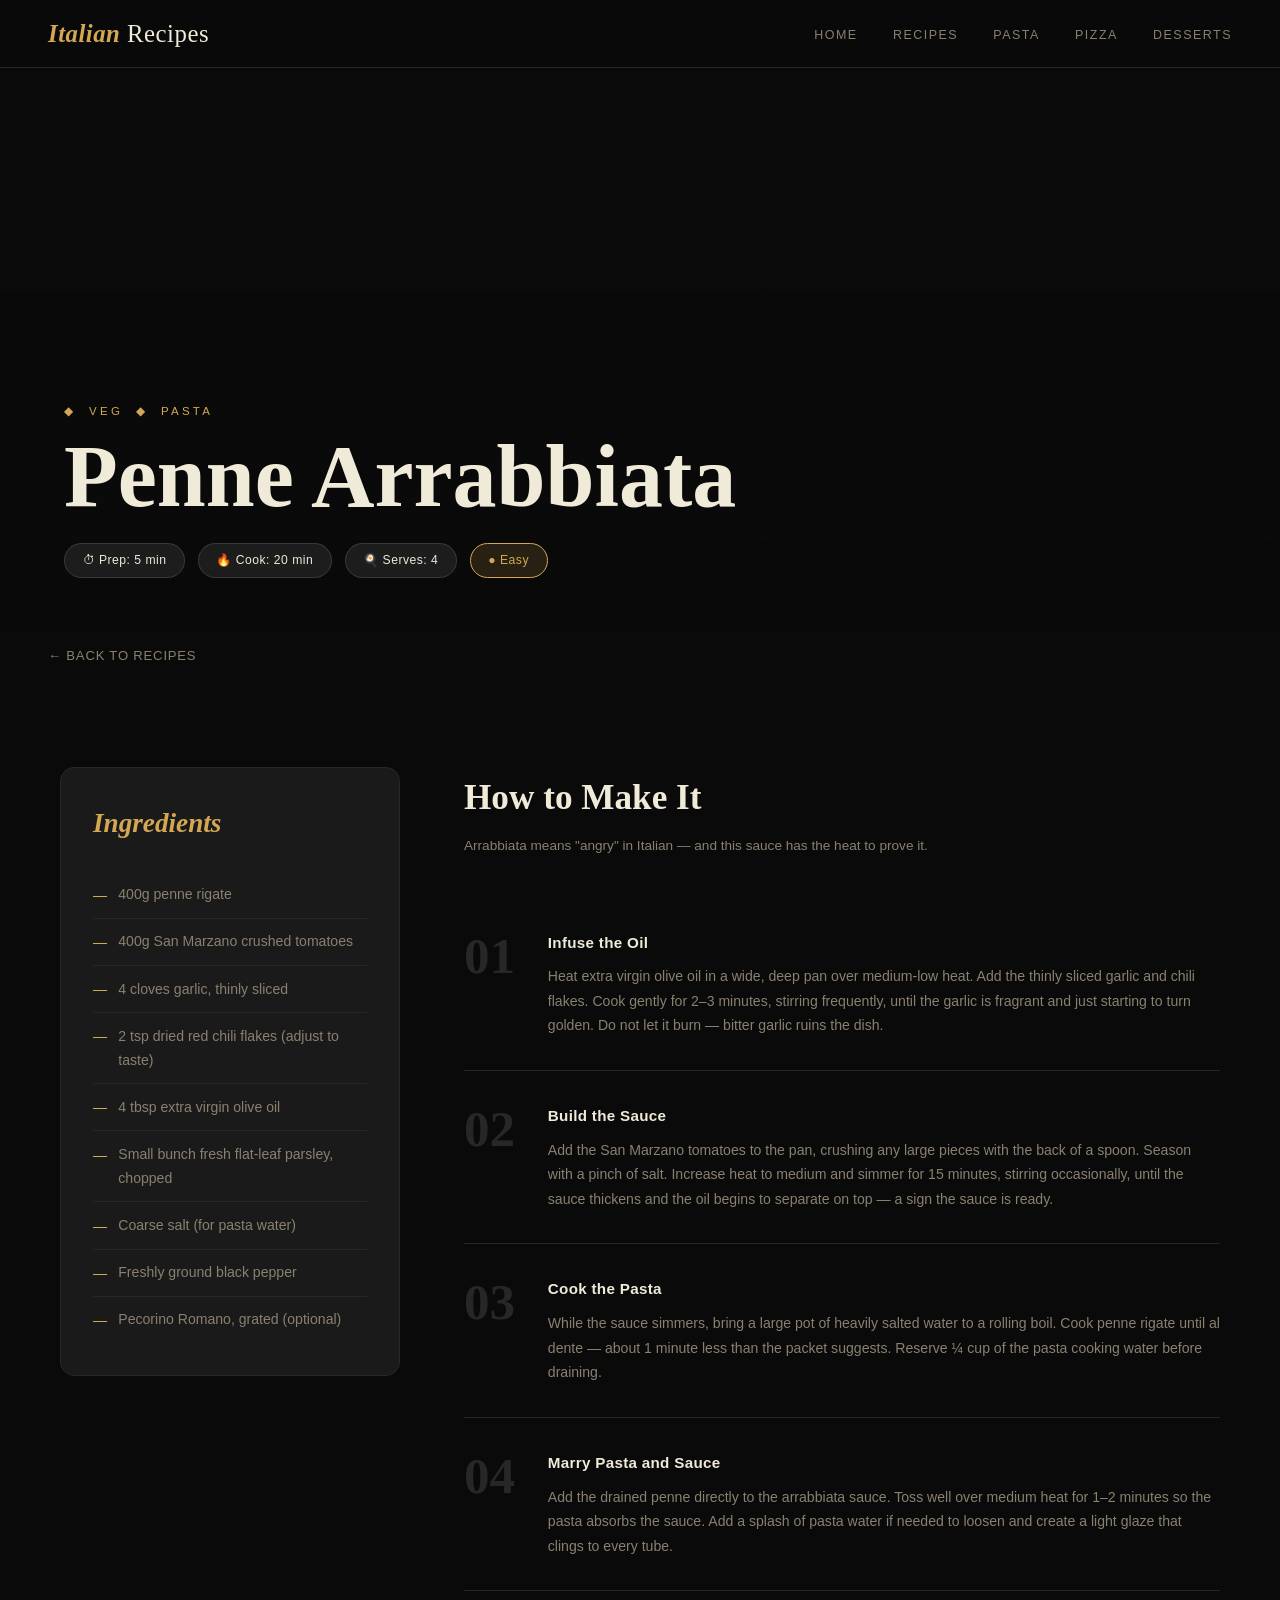
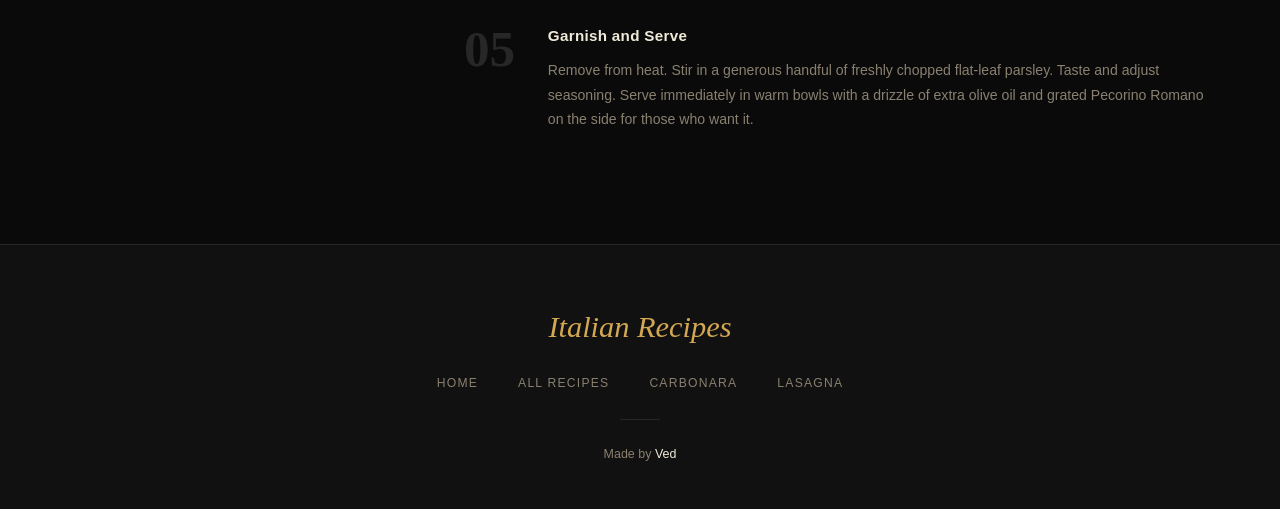
<file: recipe6.html>
<!DOCTYPE html>
<html>
    <head>
        <title>Penne Arrabbiata — Italian Recipes</title>
        <link rel="stylesheet" href="css/styles.css">
    </head>
    <body>

        <nav class="navbar">
            <a href="index.html" class="nav-logo">Italian <span>Recipes</span></a>
            <ul class="nav-links">
            <li><a href="index.html">Home</a></li>
            <li><a href="index.html#recipes">Recipes</a></li>
            <li><a href="recipe1.html">Pasta</a></li>
            <li><a href="recipe2.html">Pizza</a></li>
            <li><a href="recipe3.html">Desserts</a></li>
            </ul>
        </nav>

        <header class="recipe-hero">
            <div class="recipe-hero-bg" style="background-image: url('https://images.unsplash.com/photo-1563379926898-05f4575a45d8?w=1600&auto=format&fit=crop');"></div>
            <div class="recipe-hero-overlay"></div>
            <div class="recipe-hero-content">
            <p class="recipe-eyebrow">&#9670;&nbsp; Veg &nbsp;&#9670;&nbsp; Pasta</p>
            <h1 class="recipe-hero-title">Penne Arrabbiata</h1>
            <div class="recipe-meta-row">
                <span class="meta-pill">&#9201; Prep: 5 min</span>
                <span class="meta-pill">&#128293; Cook: 20 min</span>
                <span class="meta-pill">&#127859; Serves: 4</span>
                <span class="meta-pill pill-gold">&#9679; Easy</span>
            </div>
            </div>
        </header>

        <a href="index.html" class="back-link">&larr; Back to Recipes</a>

        <section class="recipe-content">
            <div class="container">
            <div class="recipe-layout">

                <aside class="ingredients-box">
                <h2>Ingredients</h2>
                <ul>
                    <li>400g penne rigate</li>
                    <li>400g San Marzano crushed tomatoes</li>
                    <li>4 cloves garlic, thinly sliced</li>
                    <li>2 tsp dried red chili flakes (adjust to taste)</li>
                    <li>4 tbsp extra virgin olive oil</li>
                    <li>Small bunch fresh flat-leaf parsley, chopped</li>
                    <li>Coarse salt (for pasta water)</li>
                    <li>Freshly ground black pepper</li>
                    <li>Pecorino Romano, grated (optional)</li>
                </ul>
                </aside>

                <div class="instructions">
                <div class="instructions-header">
                    <h2>How to Make It</h2>
                    <p>Arrabbiata means "angry" in Italian — and this sauce has the heat to prove it.</p>
                </div>

                <div class="step">
                    <div class="step-num">01</div>
                    <div class="step-body">
                    <h3>Infuse the Oil</h3>
                    <p>Heat extra virgin olive oil in a wide, deep pan over medium-low heat. Add the thinly sliced garlic and chili flakes. Cook gently for 2–3 minutes, stirring frequently, until the garlic is fragrant and just starting to turn golden. Do not let it burn — bitter garlic ruins the dish.</p>
                    </div>
                </div>

                <div class="step">
                    <div class="step-num">02</div>
                    <div class="step-body">
                    <h3>Build the Sauce</h3>
                    <p>Add the San Marzano tomatoes to the pan, crushing any large pieces with the back of a spoon. Season with a pinch of salt. Increase heat to medium and simmer for 15 minutes, stirring occasionally, until the sauce thickens and the oil begins to separate on top — a sign the sauce is ready.</p>
                    </div>
                </div>

                <div class="step">
                    <div class="step-num">03</div>
                    <div class="step-body">
                    <h3>Cook the Pasta</h3>
                    <p>While the sauce simmers, bring a large pot of heavily salted water to a rolling boil. Cook penne rigate until al dente — about 1 minute less than the packet suggests. Reserve ¼ cup of the pasta cooking water before draining.</p>
                    </div>
                </div>

                <div class="step">
                    <div class="step-num">04</div>
                    <div class="step-body">
                    <h3>Marry Pasta and Sauce</h3>
                    <p>Add the drained penne directly to the arrabbiata sauce. Toss well over medium heat for 1–2 minutes so the pasta absorbs the sauce. Add a splash of pasta water if needed to loosen and create a light glaze that clings to every tube.</p>
                    </div>
                </div>

                <div class="step">
                    <div class="step-num">05</div>
                    <div class="step-body">
                    <h3>Garnish and Serve</h3>
                    <p>Remove from heat. Stir in a generous handful of freshly chopped flat-leaf parsley. Taste and adjust seasoning. Serve immediately in warm bowls with a drizzle of extra olive oil and grated Pecorino Romano on the side for those who want it.</p>
                    </div>
                </div>

                </div>
            </div>
            </div>
        </section>

        <footer>
            <div class="footer-logo">Italian Recipes</div>
            <div class="footer-links">
            <a href="index.html">Home</a>
            <a href="index.html#recipes">All Recipes</a>
            <a href="recipe1.html">Carbonara</a>
            <a href="recipe5.html">Lasagna</a>
            </div>
            <div class="footer-divider"></div>
            <p>Made by <strong>Ved</strong></p>
        </footer>

    </body>
</html>
</file>
<file: css/styles.css>
:root {
  --bg:         #0a0a0a;
  --surface:    #111111;
  --card:       #1a1a1a;
  --gold:       #d4a853;
  --gold-light: #e8c87a;
  --gold-dim:   rgba(212, 168, 83, 0.15);
  --red:        #b33a3a;
  --text:       #f0ead8;
  --text-muted: #8a8070;
  --border:     #272727;
  --radius:     14px;
  --ease:       0.35s ease;
  --font-head:  'Cormorant Garamond', Georgia, serif;
  --font-body:  'Jost', 'Trebuchet MS', sans-serif;
}

*, *::before, *::after { margin: 0; padding: 0; box-sizing: border-box; }
html { scroll-behavior: smooth; }
img  { max-width: 100%; display: block; }
a    { text-decoration: none; color: inherit; }
ul   { list-style: none; }

body {
  background-color: var(--bg);
  color: var(--text);
  font-family: var(--font-body);
  font-size: 16px;
  line-height: 1.75;
  animation: pageFadeIn 0.7s ease both;
}

::-webkit-scrollbar { width: 5px; }
::-webkit-scrollbar-track { background: var(--bg); }
::-webkit-scrollbar-thumb { background: var(--gold); border-radius: 10px; }

@keyframes pageFadeIn {
  from { opacity: 0; transform: translateY(12px); }
  to   { opacity: 1; transform: translateY(0); }
}

@keyframes slideUp {
  from { opacity: 0; transform: translateY(35px); }
  to   { opacity: 1; transform: translateY(0); }
}

@keyframes cardReveal {
  from { opacity: 0; transform: translateY(22px); }
  to   { opacity: 1; transform: translateY(0); }
}

@keyframes heroZoom {
  from { transform: scale(1.06); }
  to   { transform: scale(1); }
}

.navbar {
  position: sticky;
  top: 0;
  z-index: 1000;
  height: 68px;
  padding: 0 3rem;
  display: flex;
  align-items: center;
  justify-content: space-between;
  background: rgba(10, 10, 10, 0.88);
  backdrop-filter: blur(16px);
  -webkit-backdrop-filter: blur(16px);
  border-bottom: 1px solid var(--border);
}

.nav-logo {
  font-family: var(--font-head);
  font-size: 1.55rem;
  font-weight: 600;
  font-style: italic;
  color: var(--gold);
  letter-spacing: 0.02em;
}

.nav-logo span {
  color: var(--text);
  font-style: normal;
  font-weight: 300;
}

.nav-links {
  display: flex;
  align-items: center;
  gap: 2.2rem;
}

.nav-links a {
  font-size: 0.78rem;
  font-weight: 500;
  letter-spacing: 0.12em;
  text-transform: uppercase;
  color: var(--text-muted);
  position: relative;
  padding-bottom: 3px;
  transition: color var(--ease);
}

.nav-links a::after {
  content: '';
  position: absolute;
  bottom: 0; left: 0;
  width: 0; height: 1px;
  background: var(--gold);
  transition: width var(--ease);
}

.nav-links a:hover { color: var(--text); }
.nav-links a:hover::after { width: 100%; }

.hero {
  position: relative;
  height: 88vh;
  min-height: 520px;
  display: flex;
  align-items: center;
  justify-content: center;
  text-align: center;
  overflow: hidden;
}

.hero-bg {
  position: absolute;
  inset: 0;
  background-image: url('https://images.unsplash.com/photo-1414235077428-338989a2e8c0?w=1600');
  background-size: cover;
  background-position: center;
  filter: brightness(0.3) saturate(1.2);
  animation: heroZoom 10s ease forwards;
}

.hero-overlay {
  position: absolute;
  inset: 0;
  background: linear-gradient(to bottom, transparent 40%, var(--bg) 100%);
}

.hero-content {
  position: relative;
  z-index: 1;
  padding: 2rem;
  max-width: 800px;
}

.hero-eyebrow {
  font-size: 0.72rem;
  letter-spacing: 0.3em;
  text-transform: uppercase;
  color: var(--gold);
  margin-bottom: 1.2rem;
  animation: slideUp 0.8s 0.2s ease both;
}

.hero h1 {
  font-family: var(--font-head);
  font-size: clamp(3.2rem, 9vw, 7.5rem);
  font-weight: 700;
  line-height: 1.0;
  margin-bottom: 1.3rem;
  animation: slideUp 0.8s 0.4s ease both;
}

.hero h1 em {
  color: var(--gold);
  font-style: italic;
  display: block;
}

.hero p {
  font-size: 1rem;
  color: var(--text-muted);
  max-width: 480px;
  margin: 0 auto 2.2rem;
  font-weight: 300;
  animation: slideUp 0.8s 0.6s ease both;
}

.hero-btn {
  display: inline-block;
  padding: 0.85rem 2.6rem;
  background: var(--gold);
  color: #0a0a0a;
  font-family: var(--font-body);
  font-weight: 600;
  font-size: 0.78rem;
  letter-spacing: 0.14em;
  text-transform: uppercase;
  border-radius: 2px;
  transition: background var(--ease), transform var(--ease), box-shadow var(--ease);
  animation: slideUp 0.8s 0.8s ease both;
}

.hero-btn:hover {
  background: var(--gold-light);
  transform: translateY(-3px);
  box-shadow: 0 12px 30px rgba(212, 168, 83, 0.3);
}

.container {
  max-width: 1240px;
  margin: 0 auto;
  padding: 0 2.5rem;
}

.recipes-section { padding: 5.5rem 0; }

.section-heading { text-align: center; margin-bottom: 3rem; }

.section-heading h2 {
  font-family: var(--font-head);
  font-size: clamp(2rem, 4vw, 3.2rem);
  font-weight: 600;
  margin-bottom: 0.6rem;
}

.section-heading h2 em { color: var(--gold); font-style: italic; }

.section-divider {
  width: 55px;
  height: 1.5px;
  background: var(--gold);
  margin: 0.7rem auto 1rem;
}

.section-heading p {
  color: var(--text-muted);
  font-size: 0.88rem;
  letter-spacing: 0.03em;
}

.search-wrapper {
  max-width: 520px;
  margin: 0 auto 3rem;
  position: relative;
}

.search-icon {
  position: absolute;
  left: 1.3rem;
  top: 50%;
  transform: translateY(-50%);
  color: var(--text-muted);
  font-size: 1rem;
  pointer-events: none;
}

.search-input {
  width: 100%;
  padding: 0.95rem 1.5rem 0.95rem 3.2rem;
  background: var(--card);
  border: 1px solid var(--border);
  border-radius: 50px;
  color: var(--text);
  font-family: var(--font-body);
  font-size: 0.9rem;
  outline: none;
  transition: border-color var(--ease), box-shadow var(--ease);
}

.search-input::placeholder { color: var(--text-muted); }
.search-input:focus {
  border-color: var(--gold);
  box-shadow: 0 0 0 4px var(--gold-dim);
}


.filter-section { position: relative; }

.filter-inputs {
  position: absolute;
  opacity: 0;
  width: 0;
  height: 0;
  pointer-events: none;
}

.filter-buttons {
  display: flex;
  justify-content: center;
  gap: 0.8rem;
  flex-wrap: wrap;
  margin-bottom: 3rem;
}

.filter-btn {
  padding: 0.48rem 1.5rem;
  border: 1px solid var(--border);
  border-radius: 50px;
  font-family: var(--font-body);
  font-size: 0.75rem;
  font-weight: 500;
  letter-spacing: 0.1em;
  text-transform: uppercase;
  color: var(--text-muted);
  cursor: pointer;
  transition: all var(--ease);
  user-select: none;
}

.filter-btn:hover {
  border-color: var(--gold);
  color: var(--gold);
}

#cat-all:checked    ~ .filter-buttons label[for="cat-all"],
#cat-veg:checked    ~ .filter-buttons label[for="cat-veg"],
#cat-nonveg:checked ~ .filter-buttons label[for="cat-nonveg"],
#cat-dessert:checked~ .filter-buttons label[for="cat-dessert"] {
  background: var(--gold);
  color: #0a0a0a;
  border-color: var(--gold);
  font-weight: 600;
}

#cat-veg:checked     ~ .recipes-grid .card:not(.veg)     { display: none; }
#cat-nonveg:checked  ~ .recipes-grid .card:not(.non-veg) { display: none; }
#cat-dessert:checked ~ .recipes-grid .card:not(.dessert) { display: none; }

.recipes-grid {
  display: grid;
  grid-template-columns: repeat(auto-fill, minmax(330px, 1fr));
  gap: 2rem;
}

.card {
  background: var(--card);
  border: 1px solid var(--border);
  border-radius: var(--radius);
  overflow: hidden;
  transition: transform 0.4s ease, box-shadow 0.4s ease, border-color 0.4s ease;
  animation: cardReveal 0.6s ease both;
}

.card:nth-child(1) { animation-delay: 0.05s; }
.card:nth-child(2) { animation-delay: 0.15s; }
.card:nth-child(3) { animation-delay: 0.25s; }
.card:nth-child(4) { animation-delay: 0.35s; }
.card:nth-child(5) { animation-delay: 0.45s; }
.card:nth-child(6) { animation-delay: 0.55s; }

.card:hover {
  transform: translateY(-10px);
  box-shadow: 0 24px 50px rgba(0,0,0,0.6), 0 0 0 1px var(--gold);
  border-color: var(--gold);
}

.card-img-wrapper {
  position: relative;
  height: 215px;
  overflow: hidden;
}

.card-img-wrapper img {
  width: 100%;
  height: 100%;
  object-fit: cover;
  transition: transform 0.55s ease;
}

.card:hover .card-img-wrapper img { transform: scale(1.08); }

.card-badge {
  position: absolute;
  top: 0.9rem;
  left: 0.9rem;
  padding: 0.28rem 0.85rem;
  border-radius: 50px;
  font-size: 0.66rem;
  font-weight: 600;
  letter-spacing: 0.1em;
  text-transform: uppercase;
}

.badge-veg     { background: rgba(45, 106, 79, 0.85);  color: #95d5b2; backdrop-filter: blur(6px); }
.badge-nonveg  { background: rgba(107, 31, 31, 0.85);  color: #f4a0a0; backdrop-filter: blur(6px); }
.badge-dessert { background: rgba(74, 55, 40, 0.85);   color: #d4a574; backdrop-filter: blur(6px); }

.card-body { padding: 1.6rem; }

.card-title {
  font-family: var(--font-head);
  font-size: 1.55rem;
  font-weight: 600;
  margin-bottom: 0.4rem;
  line-height: 1.2;
}

.card-desc {
  font-size: 0.83rem;
  color: var(--text-muted);
  margin-bottom: 1.2rem;
  line-height: 1.65;
  font-weight: 300;
}

.card-meta {
  display: flex;
  gap: 1.2rem;
  font-size: 0.75rem;
  color: var(--text-muted);
  margin-bottom: 1.3rem;
  align-items: center;
}

.difficulty-easy   { color: #52b788; font-weight: 500; }
.difficulty-medium { color: #f4a261; font-weight: 500; }
.difficulty-hard   { color: #e63946; font-weight: 500; }

.card-link {
  display: inline-block;
  padding: 0.58rem 1.5rem;
  border: 1px solid var(--gold);
  color: var(--gold);
  font-size: 0.74rem;
  font-weight: 500;
  letter-spacing: 0.1em;
  text-transform: uppercase;
  border-radius: 2px;
  transition: all var(--ease);
}

.card-link:hover {
  background: var(--gold);
  color: #0a0a0a;
  box-shadow: 0 6px 18px rgba(212, 168, 83, 0.25);
}

.recipe-hero {
  height: 62vh;
  min-height: 420px;
  position: relative;
  display: flex;
  align-items: flex-end;
  overflow: hidden;
}

.recipe-hero-bg {
  position: absolute;
  inset: 0;
  background-size: cover;
  background-position: center;
  filter: brightness(0.35) saturate(1.1);
  animation: heroZoom 10s ease forwards;
}

.recipe-hero-overlay {
  position: absolute;
  inset: 0;
  background: linear-gradient(to top, rgba(10,10,10,0.95) 0%, transparent 60%);
}

.recipe-hero-content {
  position: relative;
  z-index: 1;
  padding: 3rem 4rem;
  width: 100%;
  animation: slideUp 0.7s 0.2s ease both;
}

.recipe-eyebrow {
  font-size: 0.72rem;
  letter-spacing: 0.28em;
  text-transform: uppercase;
  color: var(--gold);
  margin-bottom: 0.6rem;
}

.recipe-hero-title {
  font-family: var(--font-head);
  font-size: clamp(2.8rem, 7vw, 5.5rem);
  font-weight: 700;
  line-height: 1.05;
  margin-bottom: 1.2rem;
}

.recipe-meta-row {
  display: flex;
  gap: 0.8rem;
  flex-wrap: wrap;
}

.meta-pill {
  padding: 0.38rem 1.1rem;
  background: rgba(255,255,255,0.08);
  backdrop-filter: blur(10px);
  border: 1px solid rgba(255,255,255,0.12);
  border-radius: 50px;
  font-size: 0.76rem;
  letter-spacing: 0.04em;
  display: flex;
  align-items: center;
  gap: 0.4rem;
}

.pill-gold { background: var(--gold-dim); border-color: var(--gold); color: var(--gold); }

.recipe-content { padding: 5rem 0; }

.recipe-layout {
  display: grid;
  grid-template-columns: 340px 1fr;
  gap: 4rem;
  align-items: start;
}

.ingredients-box {
  background: var(--card);
  border: 1px solid var(--border);
  border-radius: var(--radius);
  padding: 2rem;
  position: sticky;
  top: 88px;
}

.ingredients-box h2 {
  font-family: var(--font-head);
  font-size: 1.7rem;
  color: var(--gold);
  margin-bottom: 1.5rem;
  font-style: italic;
}

.ingredients-box li {
  padding: 0.65rem 0;
  border-bottom: 1px solid var(--border);
  font-size: 0.88rem;
  display: flex;
  align-items: flex-start;
  gap: 0.7rem;
  color: var(--text-muted);
  font-weight: 300;
}

.ingredients-box li::before {
  content: '—';
  color: var(--gold);
  flex-shrink: 0;
  margin-top: 0.05em;
}

.ingredients-box li:last-child { border-bottom: none; }

.instructions-header {
  margin-bottom: 2.5rem;
}

.instructions-header h2 {
  font-family: var(--font-head);
  font-size: 2.2rem;
  font-weight: 600;
}

.instructions-header p {
  color: var(--text-muted);
  font-size: 0.85rem;
  margin-top: 0.3rem;
}

.step {
  display: flex;
  gap: 1.8rem;
  padding: 2rem 0;
  border-bottom: 1px solid var(--border);
  transition: background var(--ease);
}

.step:last-child { border-bottom: none; }

.step-num {
  font-family: var(--font-head);
  font-size: 3.2rem;
  font-weight: 700;
  color: var(--border);
  line-height: 1;
  flex-shrink: 0;
  min-width: 55px;
  transition: color var(--ease);
}

.step:hover .step-num { color: var(--gold); }

.step-body h3 {
  font-size: 0.95rem;
  font-weight: 600;
  margin-bottom: 0.5rem;
  letter-spacing: 0.02em;
}

.step-body p {
  font-size: 0.88rem;
  color: var(--text-muted);
  line-height: 1.75;
  font-weight: 300;
}

.back-link {
  display: inline-flex;
  align-items: center;
  gap: 0.5rem;
  color: var(--text-muted);
  font-size: 0.82rem;
  letter-spacing: 0.06em;
  text-transform: uppercase;
  padding: 1.2rem 3rem;
  transition: color var(--ease);
}

.back-link:hover { color: var(--gold); }

footer {
  background: var(--surface);
  border-top: 1px solid var(--border);
  padding: 3.5rem 2rem 2.5rem;
  text-align: center;
}

.footer-logo {
  font-family: var(--font-head);
  font-size: 1.9rem;
  font-style: italic;
  color: var(--gold);
  margin-bottom: 0.5rem;
}

.footer-links {
  display: flex;
  justify-content: center;
  gap: 2.5rem;
  margin: 1.2rem 0;
  flex-wrap: wrap;
}

.footer-links a {
  font-size: 0.76rem;
  letter-spacing: 0.1em;
  text-transform: uppercase;
  color: var(--text-muted);
  transition: color var(--ease);
}

.footer-links a:hover { color: var(--gold); }

.footer-divider {
  width: 40px;
  height: 1px;
  background: var(--border);
  margin: 1.5rem auto;
}

footer p {
  color: var(--text-muted);
  font-size: 0.78rem;
  font-weight: 300;
  margin-bottom: 0.25rem;
}

footer p strong { color: var(--text); font-weight: 500; }

@media (max-width: 960px) {
  .recipe-layout {
    grid-template-columns: 1fr;
  }
  .ingredients-box {
    position: static;
  }
  .recipe-hero-content {
    padding: 2rem 2.5rem;
  }
}

@media (max-width: 768px) {
  .navbar {
    padding: 0 1.5rem;
  }
  .nav-links {
    gap: 1.2rem;
  }
  .nav-links a {
    font-size: 0.7rem;
    letter-spacing: 0.08em;
  }
  .nav-logo {
    font-size: 1.25rem;
  }

  .hero { height: 75vh; }
  .hero h1 { font-size: 3rem; }

  .recipes-grid {
    grid-template-columns: 1fr;
  }

  .container { padding: 0 1.2rem; }
  .recipes-section { padding: 3.5rem 0; }

  .recipe-hero-content { padding: 2rem 1.5rem; }
  .recipe-hero-title   { font-size: 2.5rem; }
  .recipe-content      { padding: 3rem 0; }

  .step { gap: 1rem; }
  .step-num { font-size: 2.2rem; min-width: 38px; }
}

@media (max-width: 480px) {
  .nav-links {
    display: none;
  }
  .hero h1 { font-size: 2.3rem; }
  .hero p  { font-size: 0.88rem; }
  .filter-buttons { gap: 0.5rem; }
  .filter-btn { padding: 0.4rem 1rem; font-size: 0.68rem; }
}
</file>
